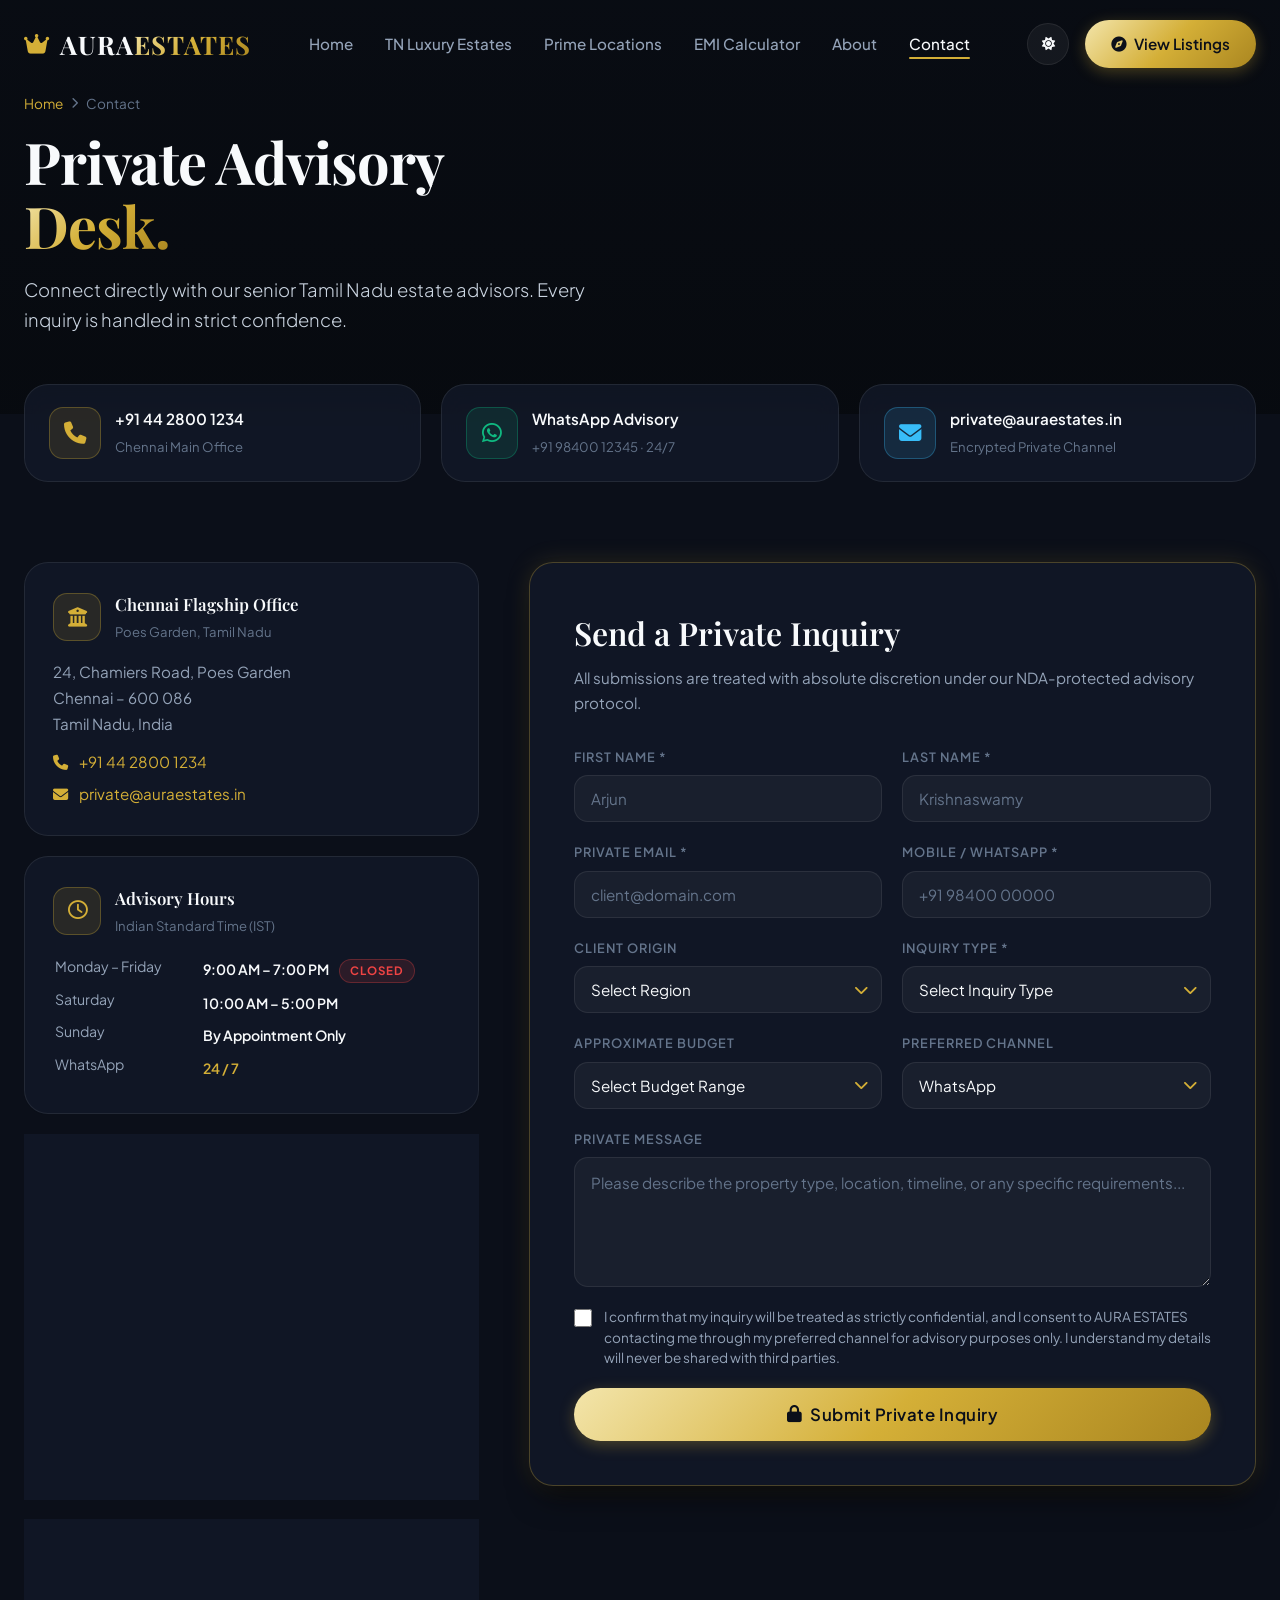
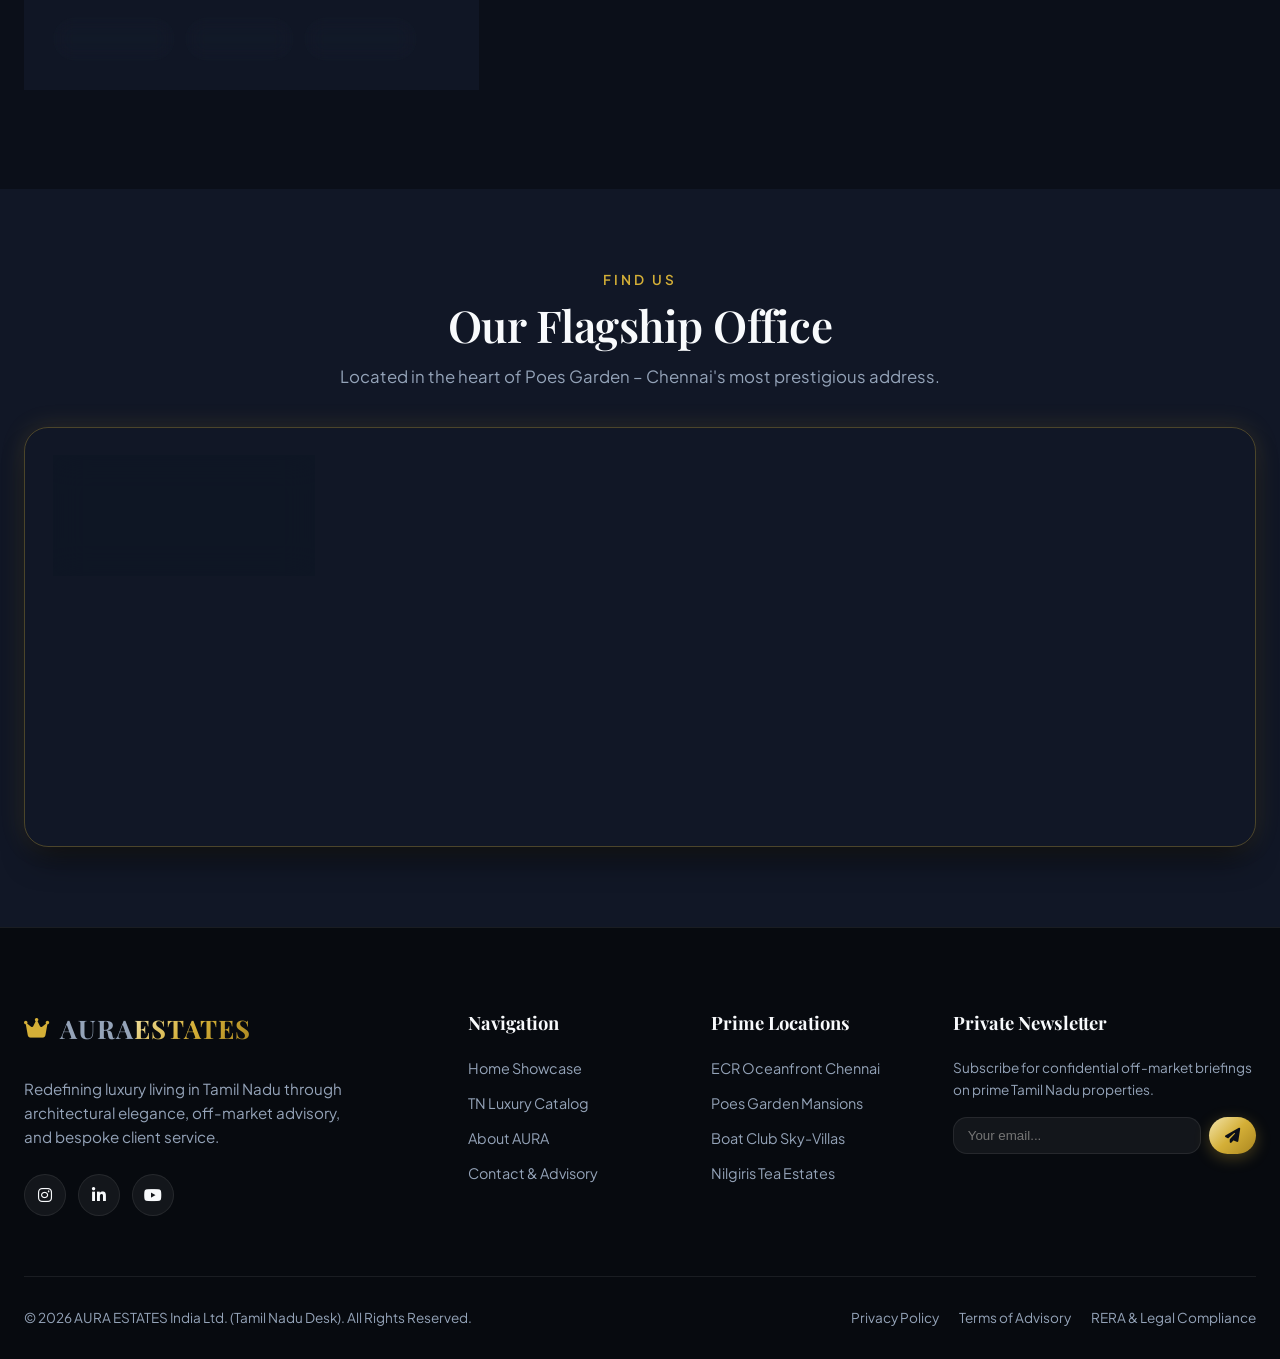
<file: contact.html>
<!DOCTYPE html>
<html lang="en" data-theme="dark">
<head>
  <meta charset="UTF-8">
  <meta name="viewport" content="width=device-width, initial-scale=1.0">
  <title>Contact Us | AURA ESTATES – Private Advisory Desk Tamil Nadu</title>
  <meta name="description" content="Reach AURA ESTATES' private advisory desk for luxury property consultations, site visits, NRI inquiries, and confidential off-market briefings across Tamil Nadu.">

  <!-- FontAwesome Icons -->
  <link rel="stylesheet" href="https://cdnjs.cloudflare.com/ajax/libs/font-awesome/6.5.1/css/all.min.css">
  <!-- Main Stylesheet -->
  <link rel="stylesheet" href="styles.css">

  <style>
    /* ── Contact Page Specific Styles ── */

    /* Page Hero */
    .page-hero {
      position: relative;
      min-height: 46vh;
      display: flex;
      align-items: flex-end;
      padding-bottom: 80px;
      overflow: hidden;
    }
    .page-hero-bg {
      position: absolute;
      inset: 0;
      background-image: url('https://images.unsplash.com/photo-1497366216548-37526070297c?auto=format&fit=crop&w=1800&q=80');
      background-size: cover;
      background-position: center 30%;
      animation: heroPanSlow 20s ease-in-out infinite alternate;
    }
    @keyframes heroPanSlow {
      from { transform: scale(1.04) translateX(0); }
      to   { transform: scale(1.04) translateX(-1%); }
    }
    .page-hero-overlay {
      position: absolute;
      inset: 0;
      background: linear-gradient(180deg, rgba(7,10,15,0.6) 0%, rgba(7,10,15,0.95) 100%);
    }
    .page-hero-content {
      position: relative;
      z-index: 3;
    }
    .breadcrumb {
      display: flex;
      align-items: center;
      gap: 8px;
      font-size: 0.85rem;
      color: var(--text-muted);
      margin-bottom: 16px;
    }
    .breadcrumb a { color: var(--accent-gold); }
    .breadcrumb a:hover { text-decoration: underline; }
    .page-title {
      font-family: var(--font-heading);
      font-size: 3.6rem;
      font-weight: 700;
      line-height: 1.1;
      letter-spacing: -1px;
      margin-bottom: 18px;
    }
    .page-title-sub {
      font-size: 1.15rem;
      color: #cbd5e1;
      max-width: 600px;
      font-weight: 300;
    }

    /* Contact Layout */
    .contact-layout {
      display: grid;
      grid-template-columns: 1fr 1.6fr;
      gap: 50px;
      align-items: start;
    }

    /* Info Sidebar */
    .contact-info-sidebar {
      display: flex;
      flex-direction: column;
      gap: 20px;
    }
    .info-card {
      background: var(--bg-card);
      border: 1px solid var(--border-light);
      border-radius: var(--radius-lg);
      padding: 28px;
      backdrop-filter: blur(12px);
      transition: all var(--transition-normal);
    }
    .info-card:hover {
      border-color: var(--border-gold);
      box-shadow: var(--shadow-gold);
    }
    .info-card-header {
      display: flex;
      align-items: center;
      gap: 14px;
      margin-bottom: 16px;
    }
    .info-icon {
      width: 48px;
      height: 48px;
      border-radius: var(--radius-md);
      background: rgba(212, 175, 55, 0.12);
      border: 1px solid var(--border-gold);
      display: flex;
      align-items: center;
      justify-content: center;
      font-size: 1.2rem;
      color: var(--accent-gold);
      flex-shrink: 0;
    }
    .info-card-header h4 {
      font-family: var(--font-heading);
      font-size: 1.05rem;
      font-weight: 600;
    }
    .info-card-header span {
      font-size: 0.82rem;
      color: var(--text-muted);
    }
    .info-detail {
      font-size: 0.95rem;
      color: var(--text-secondary);
      line-height: 1.7;
    }
    .info-detail a {
      color: var(--accent-gold);
      transition: color var(--transition-fast);
    }
    .info-detail a:hover { color: var(--accent-gold-light); }

    /* Office Hours Card */
    .hours-table {
      width: 100%;
      font-size: 0.88rem;
    }
    .hours-table tr td:first-child {
      color: var(--text-secondary);
      padding-right: 20px;
      padding-bottom: 8px;
    }
    .hours-table tr td:last-child {
      color: var(--text-primary);
      font-weight: 600;
    }
    .badge-open {
      display: inline-block;
      background: rgba(16,185,129,0.15);
      color: #10b981;
      border: 1px solid rgba(16,185,129,0.3);
      border-radius: var(--radius-full);
      font-size: 0.72rem;
      font-weight: 700;
      padding: 2px 10px;
      text-transform: uppercase;
      letter-spacing: 1px;
      margin-left: 8px;
    }

    /* Global Desks */
    .global-desks {
      display: flex;
      flex-direction: column;
      gap: 12px;
    }
    .desk-item {
      display: flex;
      align-items: center;
      gap: 14px;
      padding: 12px;
      background: rgba(255,255,255,0.03);
      border-radius: var(--radius-sm);
      border: 1px solid var(--border-light);
    }
    .desk-flag {
      font-size: 1.5rem;
      line-height: 1;
    }
    .desk-details { flex: 1; }
    .desk-city {
      font-size: 0.9rem;
      font-weight: 600;
      margin-bottom: 2px;
    }
    .desk-contact {
      font-size: 0.8rem;
      color: var(--text-muted);
    }

    /* Contact Form Card */
    .contact-form-card {
      background: var(--bg-card);
      border: 1px solid var(--border-gold);
      border-radius: var(--radius-lg);
      padding: 44px;
      backdrop-filter: blur(12px);
      box-shadow: var(--shadow-lg), var(--shadow-gold);
    }
    .form-header {
      margin-bottom: 32px;
    }
    .form-header h2 {
      font-family: var(--font-heading);
      font-size: 2rem;
      font-weight: 600;
      margin-bottom: 8px;
    }
    .form-header p {
      color: var(--text-secondary);
      font-size: 0.95rem;
    }
    .contact-form {
      display: flex;
      flex-direction: column;
      gap: 20px;
    }
    .form-row {
      display: grid;
      grid-template-columns: 1fr 1fr;
      gap: 20px;
    }
    .form-group {
      display: flex;
      flex-direction: column;
      gap: 8px;
    }
    .form-label {
      font-size: 0.8rem;
      text-transform: uppercase;
      letter-spacing: 1px;
      font-weight: 600;
      color: var(--text-muted);
    }
    .form-input, .form-select, .form-textarea {
      width: 100%;
      padding: 13px 16px;
      background: rgba(255, 255, 255, 0.04);
      border: 1px solid var(--border-light);
      border-radius: var(--radius-md);
      color: var(--text-primary);
      font-size: 0.95rem;
      font-family: inherit;
      outline: none;
      transition: all var(--transition-fast);
    }
    .form-input:focus, .form-select:focus, .form-textarea:focus {
      border-color: var(--accent-gold);
      box-shadow: 0 0 0 3px rgba(212, 175, 55, 0.12);
      background: rgba(255, 255, 255, 0.06);
    }
    .form-select {
      appearance: none;
      cursor: pointer;
    }
    .form-select option {
      background: var(--bg-surface);
      color: var(--text-primary);
    }
    .form-textarea {
      resize: vertical;
      min-height: 130px;
      line-height: 1.6;
    }
    .form-input::placeholder, .form-textarea::placeholder {
      color: var(--text-muted);
    }
    .form-input-wrap {
      position: relative;
    }
    .form-input-wrap i {
      position: absolute;
      right: 14px;
      top: 50%;
      transform: translateY(-50%);
      color: var(--accent-gold);
      font-size: 0.9rem;
      pointer-events: none;
    }
    .form-input-wrap .form-select {
      padding-right: 40px;
    }

    /* Consent Checkbox */
    .form-consent {
      display: flex;
      align-items: flex-start;
      gap: 12px;
    }
    .form-consent input[type="checkbox"] {
      width: 18px;
      height: 18px;
      accent-color: var(--accent-gold);
      margin-top: 2px;
      flex-shrink: 0;
      cursor: pointer;
    }
    .form-consent label {
      font-size: 0.85rem;
      color: var(--text-secondary);
      line-height: 1.5;
    }

    /* Submit Button */
    .submit-btn {
      width: 100%;
      padding: 16px;
      font-size: 1.05rem;
      letter-spacing: 0.5px;
      position: relative;
      overflow: hidden;
    }
    .submit-btn::after {
      content: '';
      position: absolute;
      top: 50%;
      left: 50%;
      width: 0;
      height: 0;
      background: rgba(255,255,255,0.2);
      border-radius: 50%;
      transform: translate(-50%, -50%);
      transition: width 0.4s ease, height 0.4s ease;
    }
    .submit-btn:active::after {
      width: 300px;
      height: 300px;
    }

    /* Success State */
    .form-success {
      display: none;
      text-align: center;
      padding: 40px 20px;
    }
    .success-icon {
      width: 80px;
      height: 80px;
      border-radius: 50%;
      background: rgba(212,175,55,0.12);
      border: 2px solid var(--accent-gold);
      display: flex;
      align-items: center;
      justify-content: center;
      font-size: 2rem;
      color: var(--accent-gold);
      margin: 0 auto 24px;
      animation: scaleIn 0.4s cubic-bezier(0.4, 0, 0.2, 1);
    }
    @keyframes scaleIn {
      from { transform: scale(0.5); opacity: 0; }
      to { transform: scale(1); opacity: 1; }
    }
    .form-success h3 {
      font-family: var(--font-heading);
      font-size: 1.8rem;
      margin-bottom: 12px;
    }
    .form-success p { color: var(--text-secondary); font-size: 1rem; }

    /* Map Section */
    .map-section {
      background: var(--bg-surface);
      padding: 80px 0;
    }
    .map-wrap {
      border-radius: var(--radius-lg);
      overflow: hidden;
      border: 1px solid var(--border-gold);
      box-shadow: var(--shadow-lg), var(--shadow-gold);
      height: 420px;
      position: relative;
    }
    .map-wrap iframe {
      width: 100%;
      height: 100%;
      border: none;
      filter: invert(90%) hue-rotate(180deg) brightness(0.9);
    }
    [data-theme="light"] .map-wrap iframe { filter: none; }
    .map-overlay-card {
      position: absolute;
      top: 28px;
      left: 28px;
      background: var(--bg-glass);
      backdrop-filter: blur(16px);
      border: 1px solid var(--border-gold);
      border-radius: var(--radius-md);
      padding: 20px 24px;
      z-index: 10;
    }
    .map-overlay-card h4 {
      font-family: var(--font-heading);
      font-size: 1.1rem;
      margin-bottom: 6px;
    }
    .map-overlay-card p {
      font-size: 0.85rem;
      color: var(--text-secondary);
    }

    /* Quick Contact Floating Buttons */
    .quick-contact-strip {
      display: grid;
      grid-template-columns: repeat(3, 1fr);
      gap: 20px;
      margin-top: -1px;
    }
    .quick-contact-btn {
      display: flex;
      align-items: center;
      gap: 14px;
      background: var(--bg-card);
      border: 1px solid var(--border-light);
      border-radius: var(--radius-lg);
      padding: 22px 24px;
      text-decoration: none;
      color: var(--text-primary);
      transition: all var(--transition-normal);
      backdrop-filter: blur(12px);
    }
    .quick-contact-btn:hover {
      border-color: var(--border-gold);
      transform: translateY(-4px);
      box-shadow: var(--shadow-lg), var(--shadow-gold);
    }
    .qc-icon {
      width: 52px;
      height: 52px;
      border-radius: var(--radius-md);
      display: flex;
      align-items: center;
      justify-content: center;
      font-size: 1.4rem;
      flex-shrink: 0;
      transition: all var(--transition-fast);
    }
    .qc-icon-gold { background: rgba(212,175,55,0.12); color: var(--accent-gold); border: 1px solid var(--border-gold); }
    .qc-icon-green { background: rgba(16,185,129,0.12); color: #10b981; border: 1px solid rgba(16,185,129,0.3); }
    .qc-icon-blue { background: rgba(56,189,248,0.12); color: #38bdf8; border: 1px solid rgba(56,189,248,0.3); }
    .quick-contact-btn:hover .qc-icon { transform: scale(1.1); }
    .qc-info strong {
      display: block;
      font-size: 0.95rem;
      font-weight: 600;
      margin-bottom: 2px;
    }
    .qc-info span {
      font-size: 0.82rem;
      color: var(--text-muted);
    }

    /* Responsive */
    @media (max-width: 1024px) {
      .contact-layout { grid-template-columns: 1fr; }
      .quick-contact-strip { grid-template-columns: 1fr 1fr; }
      .page-title { font-size: 2.8rem; }
    }
    @media (max-width: 768px) {
      .page-title { font-size: 2.2rem; }
      .form-row { grid-template-columns: 1fr; }
      .contact-form-card { padding: 28px 20px; }
      .quick-contact-strip { grid-template-columns: 1fr; }
    }
  </style>
</head>
<body>

  <!-- Header Navigation -->
  <header class="header scrolled" id="mainHeader">
    <div class="container header-container">
      <a href="index.html" class="brand-logo">
        <i class="fa-solid fa-crown"></i>
        <span>AURA<span class="gold-text">ESTATES</span></span>
      </a>

      <ul class="nav-menu">
        <li><a href="index.html" class="nav-link">Home</a></li>
        <li><a href="index.html#propertiesSection" class="nav-link">TN Luxury Estates</a></li>
        <li><a href="index.html#locationsSection" class="nav-link">Prime Locations</a></li>
        <li><a href="index.html#calculatorSection" class="nav-link">EMI Calculator</a></li>
        <li><a href="about.html" class="nav-link">About</a></li>
        <li><a href="contact.html" class="nav-link active">Contact</a></li>
      </ul>

      <div class="header-actions">
        <button class="btn-icon theme-toggle-btn" id="themeToggleBtn" title="Toggle Theme">
          <i class="fa-solid fa-sun"></i>
        </button>
        <a href="index.html#propertiesSection" class="btn btn-gold">
          <i class="fa-solid fa-compass"></i> View Listings
        </a>
      </div>
    </div>
  </header>

  <!-- Page Hero -->
  <section class="page-hero" id="contactHero">
    <div class="page-hero-bg"></div>
    <div class="page-hero-overlay"></div>
    <div class="container page-hero-content">
      <div class="breadcrumb">
        <a href="index.html">Home</a>
        <i class="fa-solid fa-chevron-right" style="font-size:0.7rem;"></i>
        <span>Contact</span>
      </div>
      <h1 class="page-title">Private Advisory <br><span class="gold-text">Desk.</span></h1>
      <p class="page-title-sub">Connect directly with our senior Tamil Nadu estate advisors. Every inquiry is handled in strict confidence.</p>
    </div>
  </section>

  <!-- Quick Contact Strip -->
  <section style="padding: 0; margin-top: -30px; position: relative; z-index: 2; padding-bottom: 80px;">
    <div class="container">
      <div class="quick-contact-strip">
        <a href="tel:+914428001234" class="quick-contact-btn" id="qcPhone">
          <div class="qc-icon qc-icon-gold"><i class="fa-solid fa-phone"></i></div>
          <div class="qc-info">
            <strong>+91 44 2800 1234</strong>
            <span>Chennai Main Office</span>
          </div>
        </a>
        <a href="https://wa.me/919840012345" target="_blank" class="quick-contact-btn" id="qcWhatsapp">
          <div class="qc-icon qc-icon-green"><i class="fa-brands fa-whatsapp"></i></div>
          <div class="qc-info">
            <strong>WhatsApp Advisory</strong>
            <span>+91 98400 12345 · 24/7</span>
          </div>
        </a>
        <a href="mailto:private@auraestates.in" class="quick-contact-btn" id="qcEmail">
          <div class="qc-icon qc-icon-blue"><i class="fa-solid fa-envelope"></i></div>
          <div class="qc-info">
            <strong>private@auraestates.in</strong>
            <span>Encrypted Private Channel</span>
          </div>
        </a>
      </div>
    </div>
  </section>

  <!-- Contact Main Section -->
  <section class="section-padding" id="contactSection" style="padding-top:0;">
    <div class="container">
      <div class="contact-layout">

        <!-- Sidebar Info -->
        <div class="contact-info-sidebar">

          <!-- Chennai HQ -->
          <div class="info-card">
            <div class="info-card-header">
              <div class="info-icon"><i class="fa-solid fa-building-columns"></i></div>
              <div>
                <h4>Chennai Flagship Office</h4>
                <span>Poes Garden, Tamil Nadu</span>
              </div>
            </div>
            <div class="info-detail">
              <p>24, Chamiers Road, Poes Garden<br>Chennai – 600 086<br>Tamil Nadu, India</p>
              <p style="margin-top:12px;">
                <i class="fa-solid fa-phone" style="color:var(--accent-gold); margin-right:8px;"></i>
                <a href="tel:+914428001234">+91 44 2800 1234</a>
              </p>
              <p style="margin-top:6px;">
                <i class="fa-solid fa-envelope" style="color:var(--accent-gold); margin-right:8px;"></i>
                <a href="mailto:private@auraestates.in">private@auraestates.in</a>
              </p>
            </div>
          </div>

          <!-- Office Hours -->
          <div class="info-card">
            <div class="info-card-header">
              <div class="info-icon"><i class="fa-regular fa-clock"></i></div>
              <div>
                <h4>Advisory Hours</h4>
                <span>Indian Standard Time (IST)</span>
              </div>
            </div>
            <table class="hours-table">
              <tbody>
                <tr>
                  <td>Monday – Friday</td>
                  <td>9:00 AM – 7:00 PM <span class="badge-open" id="statusBadge">Open</span></td>
                </tr>
                <tr>
                  <td>Saturday</td>
                  <td>10:00 AM – 5:00 PM</td>
                </tr>
                <tr>
                  <td>Sunday</td>
                  <td>By Appointment Only</td>
                </tr>
                <tr>
                  <td>WhatsApp</td>
                  <td style="color:var(--accent-gold);">24 / 7</td>
                </tr>
              </tbody>
            </table>
          </div>

          <!-- Global Desks -->
          <div class="info-card">
            <div class="info-card-header">
              <div class="info-icon"><i class="fa-solid fa-globe"></i></div>
              <div>
                <h4>Global NRI Desks</h4>
                <span>International Representative Offices</span>
              </div>
            </div>
            <div class="global-desks">
              <div class="desk-item">
                <span class="desk-flag">🇦🇪</span>
                <div class="desk-details">
                  <div class="desk-city">Dubai, UAE</div>
                  <div class="desk-contact">+971 4 800 2345 · dubai@auraestates.in</div>
                </div>
              </div>
              <div class="desk-item">
                <span class="desk-flag">🇸🇬</span>
                <div class="desk-details">
                  <div class="desk-city">Singapore</div>
                  <div class="desk-contact">+65 6800 4567 · singapore@auraestates.in</div>
                </div>
              </div>
              <div class="desk-item">
                <span class="desk-flag">🇬🇧</span>
                <div class="desk-details">
                  <div class="desk-city">London, UK</div>
                  <div class="desk-contact">+44 20 7800 3456 · london@auraestates.in</div>
                </div>
              </div>
            </div>
          </div>

          <!-- Social Links -->
          <div class="info-card">
            <div class="info-card-header">
              <div class="info-icon"><i class="fa-solid fa-share-nodes"></i></div>
              <div>
                <h4>Follow Our Portfolio</h4>
                <span>Exclusive content &amp; off-market previews</span>
              </div>
            </div>
            <div style="display:flex; gap:10px;">
              <a href="#" class="btn btn-outline" style="padding: 10px 16px; font-size:0.85rem;" id="socialInstagram">
                <i class="fa-brands fa-instagram"></i> Instagram
              </a>
              <a href="#" class="btn btn-outline" style="padding: 10px 16px; font-size:0.85rem;" id="socialLinkedin">
                <i class="fa-brands fa-linkedin-in"></i> LinkedIn
              </a>
              <a href="#" class="btn btn-outline" style="padding: 10px 16px; font-size:0.85rem;" id="socialYoutube">
                <i class="fa-brands fa-youtube"></i> YouTube
              </a>
            </div>
          </div>
        </div>

        <!-- Contact Form -->
        <div class="contact-form-card">
          <div class="form-header">
            <h2>Send a Private Inquiry</h2>
            <p>All submissions are treated with absolute discretion under our NDA-protected advisory protocol.</p>
          </div>

          <form class="contact-form" id="contactForm" novalidate>

            <div class="form-row">
              <div class="form-group">
                <label class="form-label" for="contactFirstName">First Name *</label>
                <input type="text" class="form-input" id="contactFirstName" placeholder="Arjun" required>
              </div>
              <div class="form-group">
                <label class="form-label" for="contactLastName">Last Name *</label>
                <input type="text" class="form-input" id="contactLastName" placeholder="Krishnaswamy" required>
              </div>
            </div>

            <div class="form-row">
              <div class="form-group">
                <label class="form-label" for="contactEmail">Private Email *</label>
                <input type="email" class="form-input" id="contactEmail" placeholder="client@domain.com" required>
              </div>
              <div class="form-group">
                <label class="form-label" for="contactPhone">Mobile / WhatsApp *</label>
                <input type="tel" class="form-input" id="contactPhone" placeholder="+91 98400 00000" required>
              </div>
            </div>

            <div class="form-row">
              <div class="form-group">
                <label class="form-label" for="contactLocation">Client Origin</label>
                <div class="form-input-wrap">
                  <select class="form-select" id="contactLocation" style="padding-right:40px;">
                    <option value="">Select Region</option>
                    <option value="chennai">Chennai, Tamil Nadu</option>
                    <option value="coimbatore">Coimbatore, Tamil Nadu</option>
                    <option value="bangalore">Bengaluru, Karnataka</option>
                    <option value="dubai">Dubai, UAE</option>
                    <option value="singapore">Singapore</option>
                    <option value="london">London, UK</option>
                    <option value="usa">United States</option>
                    <option value="other">Other</option>
                  </select>
                  <i class="fa-solid fa-chevron-down"></i>
                </div>
              </div>
              <div class="form-group">
                <label class="form-label" for="contactInterest">Inquiry Type *</label>
                <div class="form-input-wrap">
                  <select class="form-select" id="contactInterest" required style="padding-right:40px;">
                    <option value="">Select Inquiry Type</option>
                    <option value="buy">Purchase Inquiry</option>
                    <option value="sell">Sell / Evaluate Property</option>
                    <option value="rent">Luxury Rental</option>
                    <option value="nri">NRI Advisory</option>
                    <option value="investment">Investment Portfolio</option>
                    <option value="tour">Schedule Site Visit</option>
                    <option value="valuation">Property Valuation</option>
                    <option value="other">Other</option>
                  </select>
                  <i class="fa-solid fa-chevron-down"></i>
                </div>
              </div>
            </div>

            <div class="form-row">
              <div class="form-group">
                <label class="form-label" for="contactBudget">Approximate Budget</label>
                <div class="form-input-wrap">
                  <select class="form-select" id="contactBudget" style="padding-right:40px;">
                    <option value="">Select Budget Range</option>
                    <option value="5-10cr">₹5 – 10 Crore</option>
                    <option value="10-20cr">₹10 – 20 Crore</option>
                    <option value="20-50cr">₹20 – 50 Crore</option>
                    <option value="50-100cr">₹50 – 100 Crore</option>
                    <option value="100cr+">₹100 Crore+</option>
                    <option value="undisclosed">Prefer Not to Disclose</option>
                  </select>
                  <i class="fa-solid fa-chevron-down"></i>
                </div>
              </div>
              <div class="form-group">
                <label class="form-label" for="contactPreferredContact">Preferred Channel</label>
                <div class="form-input-wrap">
                  <select class="form-select" id="contactPreferredContact" style="padding-right:40px;">
                    <option value="whatsapp">WhatsApp</option>
                    <option value="call">Phone Call</option>
                    <option value="email">Email</option>
                    <option value="office-visit">In-Person Office Visit</option>
                  </select>
                  <i class="fa-solid fa-chevron-down"></i>
                </div>
              </div>
            </div>

            <div class="form-group">
              <label class="form-label" for="contactMessage">Private Message</label>
              <textarea class="form-textarea" id="contactMessage" placeholder="Please describe the property type, location, timeline, or any specific requirements..."></textarea>
            </div>

            <div class="form-consent">
              <input type="checkbox" id="contactConsent" required>
              <label for="contactConsent">I confirm that my inquiry will be treated as strictly confidential, and I consent to AURA ESTATES contacting me through my preferred channel for advisory purposes only. I understand my details will never be shared with third parties.</label>
            </div>

            <button type="submit" class="btn btn-gold submit-btn" id="contactSubmitBtn">
              <i class="fa-solid fa-lock"></i>
              Submit Private Inquiry
            </button>
          </form>

          <!-- Success State -->
          <div class="form-success" id="formSuccessState">
            <div class="success-icon"><i class="fa-solid fa-check"></i></div>
            <h3>Inquiry Received</h3>
            <p>Thank you. A senior AURA ESTATES advisor will reach you through your preferred channel within <strong style="color:var(--accent-gold);">2 business hours</strong>. All correspondence is fully confidential.</p>
            <a href="index.html" class="btn btn-gold" style="margin-top:28px; display:inline-flex;">
              <i class="fa-solid fa-house"></i> Return to Portfolio
            </a>
          </div>
        </div>
      </div>
    </div>
  </section>

  <!-- Map Section -->
  <section class="map-section" id="locationMap">
    <div class="container">
      <div class="section-title-wrap" style="margin-bottom:36px;">
        <span class="section-subtitle">Find Us</span>
        <h2 class="section-title">Our Flagship Office</h2>
        <p class="section-desc">Located in the heart of Poes Garden – Chennai's most prestigious address.</p>
      </div>
      <div class="map-wrap">
        <iframe
          src="https://www.google.com/maps/embed?pb=!1m18!1m12!1m3!1d3886.6!2d80.2415!3d13.0365!2m3!1f0!2f0!3f0!3m2!1i1024!2i768!4f13.1!3m3!1m2!1s0x0%3A0x0!2sPoes+Garden%2C+Chennai%2C+Tamil+Nadu!5e0!3m2!1sen!2sin!4v1"
          allowfullscreen=""
          loading="lazy"
          referrerpolicy="no-referrer-when-downgrade"
          title="AURA ESTATES Chennai Office Location – Poes Garden">
        </iframe>
        <div class="map-overlay-card">
          <h4><i class="fa-solid fa-crown" style="color:var(--accent-gold); margin-right:6px;"></i> AURA ESTATES</h4>
          <p>24, Chamiers Road, Poes Garden<br>Chennai – 600 086</p>
        </div>
      </div>
    </div>
  </section>

  <!-- Footer -->
  <footer class="footer">
    <div class="container">
      <div class="footer-grid">
        <div class="footer-brand">
          <a href="index.html" class="brand-logo" style="margin-bottom: 12px; display: inline-flex;">
            <i class="fa-solid fa-crown"></i>
            <span>AURA<span class="gold-text">ESTATES</span></span>
          </a>
          <p>Redefining luxury living in Tamil Nadu through architectural elegance, off-market advisory, and bespoke client service.</p>
          <div style="display: flex; gap: 12px;">
            <a href="#" class="btn-icon"><i class="fa-brands fa-instagram"></i></a>
            <a href="#" class="btn-icon"><i class="fa-brands fa-linkedin-in"></i></a>
            <a href="#" class="btn-icon"><i class="fa-brands fa-youtube"></i></a>
          </div>
        </div>
        <div>
          <h4 class="footer-title">Navigation</h4>
          <ul class="footer-links">
            <li><a href="index.html">Home Showcase</a></li>
            <li><a href="index.html#propertiesSection">TN Luxury Catalog</a></li>
            <li><a href="about.html">About AURA</a></li>
            <li><a href="contact.html">Contact &amp; Advisory</a></li>
          </ul>
        </div>
        <div>
          <h4 class="footer-title">Prime Locations</h4>
          <ul class="footer-links">
            <li><a href="index.html#propertiesSection">ECR Oceanfront Chennai</a></li>
            <li><a href="index.html#propertiesSection">Poes Garden Mansions</a></li>
            <li><a href="index.html#propertiesSection">Boat Club Sky-Villas</a></li>
            <li><a href="index.html#propertiesSection">Nilgiris Tea Estates</a></li>
          </ul>
        </div>
        <div>
          <h4 class="footer-title">Private Newsletter</h4>
          <p style="font-size: 0.85rem; margin-bottom: 16px;">Subscribe for confidential off-market briefings on prime Tamil Nadu properties.</p>
          <form class="newsletter-form" onsubmit="event.preventDefault(); alert('Thank you for subscribing to AURA Estates TN Briefings.');">
            <input type="email" class="newsletter-input" placeholder="Your email..." required>
            <button type="submit" class="btn btn-gold" style="padding: 10px 16px;"><i class="fa-solid fa-paper-plane"></i></button>
          </form>
        </div>
      </div>
      <div class="footer-bottom">
        <p>&copy; 2026 AURA ESTATES India Ltd. (Tamil Nadu Desk). All Rights Reserved.</p>
        <div style="display: flex; gap: 20px;">
          <a href="#">Privacy Policy</a>
          <a href="#">Terms of Advisory</a>
          <a href="#">RERA &amp; Legal Compliance</a>
        </div>
      </div>
    </div>
  </footer>

  <script>
    // Theme persistence
    (function() {
      const theme = localStorage.getItem('aura_theme') || 'dark';
      document.documentElement.setAttribute('data-theme', theme);
      const btn = document.getElementById('themeToggleBtn');
      if (btn) btn.innerHTML = theme === 'dark' ? '<i class="fa-solid fa-sun"></i>' : '<i class="fa-solid fa-moon"></i>';
    })();

    document.getElementById('themeToggleBtn').addEventListener('click', function() {
      const curr = document.documentElement.getAttribute('data-theme');
      const next = curr === 'dark' ? 'light' : 'dark';
      document.documentElement.setAttribute('data-theme', next);
      localStorage.setItem('aura_theme', next);
      this.innerHTML = next === 'dark' ? '<i class="fa-solid fa-sun"></i>' : '<i class="fa-solid fa-moon"></i>';
    });

    // Header scroll
    window.addEventListener('scroll', function() {
      document.getElementById('mainHeader').classList.toggle('scrolled', window.scrollY > 40);
    });

    // Live open/closed status badge
    (function() {
      const badge = document.getElementById('statusBadge');
      if (!badge) return;
      const now = new Date();
      const day = now.getDay(); // 0=Sun, 6=Sat
      const hour = now.getHours();
      let isOpen = false;
      if (day >= 1 && day <= 5 && hour >= 9 && hour < 19) isOpen = true;
      if (day === 6 && hour >= 10 && hour < 17) isOpen = true;
      if (!isOpen) {
        badge.textContent = 'Closed';
        badge.style.background = 'rgba(239,68,68,0.12)';
        badge.style.color = '#ef4444';
        badge.style.borderColor = 'rgba(239,68,68,0.3)';
      }
    })();

    // Form submission handler
    document.getElementById('contactForm').addEventListener('submit', function(e) {
      e.preventDefault();
      const btn = document.getElementById('contactSubmitBtn');
      const consent = document.getElementById('contactConsent');
      if (!consent.checked) {
        alert('Please confirm the confidentiality consent to submit your inquiry.');
        return;
      }
      // Simulate submission
      btn.innerHTML = '<i class="fa-solid fa-circle-notch fa-spin"></i> Sending...';
      btn.disabled = true;
      setTimeout(() => {
        document.getElementById('contactForm').style.display = 'none';
        document.querySelector('.form-header').style.display = 'none';
        document.getElementById('formSuccessState').style.display = 'block';
      }, 1800);
    });
  </script>
</body>
</html>
</file>
<file: styles.css>
/* ==========================================================================
   AURA ESTATES - LUXURY REAL ESTATE STYLESHEET
   Design System: Obsidian & Champagne Gold Luxury Glassmorphism
   ========================================================================== */

@import url('https://fonts.googleapis.com/css2?family=Playfair+Display:ital,wght@0,400;0,500;0,600;0,700;1,400&family=Plus+Jakarta+Sans:wght@300;400;500;600;700&display=swap');

/* --- CSS Variables & Theme System --- */
:root {
  --bg-dark: #070a0f;
  --bg-primary: #0b0f19;
  --bg-surface: #111726;
  --bg-card: rgba(19, 26, 42, 0.75);
  --bg-card-hover: rgba(26, 36, 58, 0.9);
  --bg-glass: rgba(15, 22, 36, 0.65);
  
  --accent-gold: #d4af37;
  --accent-gold-light: #f3e5ab;
  --accent-gold-dark: #aa8620;
  --accent-gold-gradient: linear-gradient(135deg, #f3e5ab 0%, #d4af37 50%, #aa8620 100%);
  --accent-emerald: #10b981;
  --accent-blue: #38bdf8;
  
  --text-primary: #f8fafc;
  --text-secondary: #94a3b8;
  --text-muted: #64748b;
  
  --border-light: rgba(255, 255, 255, 0.08);
  --border-gold: rgba(212, 175, 55, 0.3);
  --border-gold-glow: rgba(212, 175, 55, 0.6);
  
  --shadow-sm: 0 4px 6px -1px rgba(0, 0, 0, 0.2);
  --shadow-md: 0 10px 15px -3px rgba(0, 0, 0, 0.4);
  --shadow-lg: 0 20px 30px -10px rgba(0, 0, 0, 0.6);
  --shadow-gold: 0 0 25px rgba(212, 175, 55, 0.15);
  
  --font-heading: 'Playfair Display', Georgia, serif;
  --font-body: 'Plus Jakarta Sans', -apple-system, BlinkMacSystemFont, sans-serif;

  --transition-fast: 0.2s cubic-bezier(0.4, 0, 0.2, 1);
  --transition-normal: 0.35s cubic-bezier(0.4, 0, 0.2, 1);
  --radius-sm: 8px;
  --radius-md: 14px;
  --radius-lg: 24px;
  --radius-full: 9999px;
}

[data-theme="light"] {
  --bg-dark: #f1f5f9;
  --bg-primary: #f8fafc;
  --bg-surface: #ffffff;
  --bg-card: rgba(255, 255, 255, 0.85);
  --bg-card-hover: rgba(255, 255, 255, 0.98);
  --bg-glass: rgba(255, 255, 255, 0.8);
  
  --accent-gold: #b8860b;
  --accent-gold-light: #d4af37;
  --accent-gold-dark: #8b6508;
  --accent-gold-gradient: linear-gradient(135deg, #d4af37 0%, #b8860b 100%);
  
  --text-primary: #0f172a;
  --text-secondary: #475569;
  --text-muted: #64748b;
  
  --border-light: rgba(15, 23, 42, 0.08);
  --border-gold: rgba(184, 134, 11, 0.3);
  --border-gold-glow: rgba(184, 134, 11, 0.5);
  
  --shadow-sm: 0 2px 4px rgba(0,0,0,0.05);
  --shadow-md: 0 8px 16px rgba(0,0,0,0.08);
  --shadow-lg: 0 16px 32px rgba(0,0,0,0.12);
  --shadow-gold: 0 0 20px rgba(184, 134, 11, 0.12);
}

/* --- Base & Reset --- */
*, *::before, *::after {
  box-sizing: border-box;
  margin: 0;
  padding: 0;
}

html {
  scroll-behavior: smooth;
  font-size: 16px;
}

body {
  font-family: var(--font-body);
  background-color: var(--bg-primary);
  color: var(--text-primary);
  line-height: 1.6;
  overflow-x: hidden;
  transition: background-color var(--transition-normal), color var(--transition-normal);
}

a {
  color: inherit;
  text-decoration: none;
}

button {
  cursor: pointer;
  border: none;
  background: none;
  font-family: inherit;
}

img {
  max-width: 100%;
  height: auto;
  display: block;
}

/* --- Utilities & Typography --- */
.container {
  width: 100%;
  max-width: 1280px;
  margin: 0 auto;
  padding: 0 24px;
}

.gold-text {
  background: var(--accent-gold-gradient);
  -webkit-background-clip: text;
  -webkit-text-fill-color: transparent;
  display: inline-block;
}

.section-title-wrap {
  text-align: center;
  margin-bottom: 50px;
}

.section-subtitle {
  text-transform: uppercase;
  letter-spacing: 3px;
  font-size: 0.85rem;
  font-weight: 600;
  color: var(--accent-gold);
  margin-bottom: 8px;
  display: block;
}

.section-title {
  font-family: var(--font-heading);
  font-size: 2.75rem;
  font-weight: 600;
  letter-spacing: -0.5px;
  color: var(--text-primary);
  line-height: 1.2;
}

.section-desc {
  max-width: 640px;
  margin: 12px auto 0;
  color: var(--text-secondary);
  font-size: 1.05rem;
}

.btn {
  display: inline-flex;
  align-items: center;
  justify-content: center;
  gap: 8px;
  padding: 12px 26px;
  border-radius: var(--radius-full);
  font-size: 0.95rem;
  font-weight: 600;
  transition: all var(--transition-fast);
}

.btn-gold {
  background: var(--accent-gold-gradient);
  color: #0b0f19;
  box-shadow: 0 4px 15px rgba(212, 175, 55, 0.3);
}

.btn-gold:hover {
  transform: translateY(-2px);
  box-shadow: 0 8px 25px rgba(212, 175, 55, 0.45);
}

.btn-outline {
  border: 1px solid var(--border-gold);
  color: var(--text-primary);
  backdrop-filter: blur(10px);
}

.btn-outline:hover {
  border-color: var(--accent-gold);
  background: rgba(212, 175, 55, 0.1);
  color: var(--accent-gold);
}

.btn-icon {
  width: 42px;
  height: 42px;
  border-radius: var(--radius-full);
  display: flex;
  align-items: center;
  justify-content: center;
  background: rgba(255, 255, 255, 0.05);
  border: 1px solid var(--border-light);
  color: var(--text-primary);
  transition: all var(--transition-fast);
}

.btn-icon:hover {
  background: var(--accent-gold);
  color: #0b0f19;
  border-color: var(--accent-gold);
}

/* --- Header / Navigation --- */
.header {
  position: fixed;
  top: 0;
  left: 0;
  width: 100%;
  z-index: 1000;
  transition: all var(--transition-normal);
  padding: 20px 0;
}

.header.scrolled {
  background: var(--bg-glass);
  backdrop-filter: blur(18px);
  padding: 14px 0;
  border-bottom: 1px solid var(--border-light);
  box-shadow: var(--shadow-md);
}

.header-container {
  display: flex;
  align-items: center;
  justify-content: space-between;
}

.brand-logo {
  display: flex;
  align-items: center;
  gap: 10px;
  font-family: var(--font-heading);
  font-size: 1.6rem;
  font-weight: 700;
  letter-spacing: 1px;
}

.brand-logo i {
  color: var(--accent-gold);
  font-size: 1.4rem;
}

.nav-menu {
  display: flex;
  align-items: center;
  gap: 32px;
  list-style: none;
}

.nav-link {
  font-size: 0.95rem;
  font-weight: 500;
  color: var(--text-secondary);
  transition: color var(--transition-fast);
  position: relative;
}

.nav-link:hover, .nav-link.active {
  color: var(--text-primary);
}

.nav-link.active::after {
  content: '';
  position: absolute;
  bottom: -6px;
  left: 0;
  width: 100%;
  height: 2px;
  background: var(--accent-gold);
  border-radius: 2px;
}

.header-actions {
  display: flex;
  align-items: center;
  gap: 16px;
}

.badge-count {
  position: absolute;
  top: -4px;
  right: -4px;
  background: var(--accent-gold);
  color: #0b0f19;
  font-size: 0.7rem;
  font-weight: 700;
  width: 18px;
  height: 18px;
  border-radius: 50%;
  display: flex;
  align-items: center;
  justify-content: center;
}

.theme-toggle-btn {
  position: relative;
}

/* --- Hero Section --- */
.hero {
  position: relative;
  min-height: 100vh;
  display: flex;
  align-items: center;
  padding: 140px 0 80px;
  overflow: hidden;
}

.hero-bg-slider {
  position: absolute;
  top: 0;
  left: 0;
  width: 100%;
  height: 100%;
  z-index: 1;
}

.hero-slide {
  position: absolute;
  top: 0;
  left: 0;
  width: 100%;
  height: 100%;
  background-size: cover;
  background-position: center;
  opacity: 0;
  transition: opacity 1.2s ease-in-out;
  transform: scale(1.05);
}

.hero-slide.active {
  opacity: 1;
  transform: scale(1);
}

.hero-overlay {
  position: absolute;
  top: 0;
  left: 0;
  width: 100%;
  height: 100%;
  z-index: 2;
  background: linear-gradient(
    180deg,
    rgba(7, 10, 15, 0.7) 0%,
    rgba(7, 10, 15, 0.5) 50%,
    rgba(7, 10, 15, 0.95) 100%
  );
}

.hero-content {
  position: relative;
  z-index: 3;
  width: 100%;
  max-width: 960px;
  margin: 0 auto;
  text-align: center;
}

.hero-badge {
  display: inline-flex;
  align-items: center;
  gap: 8px;
  padding: 8px 18px;
  background: rgba(212, 175, 55, 0.15);
  border: 1px solid var(--border-gold);
  border-radius: var(--radius-full);
  font-size: 0.85rem;
  font-weight: 600;
  color: var(--accent-gold);
  margin-bottom: 24px;
  backdrop-filter: blur(10px);
}

.hero-title {
  font-family: var(--font-heading);
  font-size: 4.2rem;
  font-weight: 700;
  line-height: 1.1;
  margin-bottom: 20px;
  letter-spacing: -1px;
}

.hero-subtitle {
  font-size: 1.25rem;
  color: #cbd5e1;
  max-width: 720px;
  margin: 0 auto 40px;
  font-weight: 300;
}

/* --- Hero Tabbed Search Bar --- */
.search-card {
  background: var(--bg-glass);
  backdrop-filter: blur(20px);
  border: 1px solid var(--border-gold);
  border-radius: var(--radius-lg);
  padding: 24px;
  box-shadow: var(--shadow-lg), var(--shadow-gold);
  text-align: left;
}

.search-tabs {
  display: flex;
  gap: 8px;
  margin-bottom: 20px;
  border-bottom: 1px solid var(--border-light);
  padding-bottom: 12px;
}

.tab-btn {
  padding: 8px 20px;
  border-radius: var(--radius-full);
  font-size: 0.9rem;
  font-weight: 600;
  color: var(--text-secondary);
  transition: all var(--transition-fast);
}

.tab-btn.active {
  background: var(--accent-gold-gradient);
  color: #0b0f19;
}

.search-grid {
  display: grid;
  grid-template-columns: 2fr 1.5fr 1.5fr 1.5fr 1.2fr;
  gap: 16px;
  align-items: center;
}

.search-group {
  display: flex;
  flex-direction: column;
  gap: 6px;
}

.search-label {
  font-size: 0.75rem;
  text-transform: uppercase;
  letter-spacing: 1px;
  font-weight: 600;
  color: var(--text-muted);
}

.search-input-wrap {
  position: relative;
  display: flex;
  align-items: center;
}

.search-input-wrap i {
  position: absolute;
  left: 14px;
  color: var(--accent-gold);
  font-size: 1rem;
}

.search-input, .search-select {
  width: 100%;
  padding: 12px 14px 12px 42px;
  background: rgba(255, 255, 255, 0.05);
  border: 1px solid var(--border-light);
  border-radius: var(--radius-md);
  color: var(--text-primary);
  font-size: 0.95rem;
  font-family: inherit;
  outline: none;
  transition: all var(--transition-fast);
}

.search-select {
  appearance: none;
  cursor: pointer;
}

.search-select option {
  background: var(--bg-surface);
  color: var(--text-primary);
}

.search-input:focus, .search-select:focus {
  border-color: var(--accent-gold);
  box-shadow: 0 0 10px rgba(212, 175, 55, 0.2);
}

.search-btn {
  height: 48px;
  width: 100%;
  font-size: 1rem;
}

/* --- Section Layouts --- */
.section-padding {
  padding: 100px 0;
}

/* --- Filter & Category Bar --- */
.filter-bar {
  display: flex;
  align-items: center;
  justify-content: space-between;
  margin-bottom: 40px;
  flex-wrap: wrap;
  gap: 20px;
}

.category-pills {
  display: flex;
  gap: 10px;
  flex-wrap: wrap;
}

.pill-btn {
  padding: 10px 22px;
  border-radius: var(--radius-full);
  background: var(--bg-surface);
  border: 1px solid var(--border-light);
  color: var(--text-secondary);
  font-size: 0.9rem;
  font-weight: 500;
  transition: all var(--transition-fast);
}

.pill-btn:hover, .pill-btn.active {
  background: rgba(212, 175, 55, 0.15);
  border-color: var(--accent-gold);
  color: var(--accent-gold);
}

.sort-wrap {
  display: flex;
  align-items: center;
  gap: 10px;
}

.sort-label {
  font-size: 0.85rem;
  color: var(--text-muted);
  font-weight: 500;
}

/* --- Property Card Grid --- */
.property-grid {
  display: grid;
  grid-template-columns: repeat(auto-fill, minmax(360px, 1fr));
  gap: 30px;
}

.property-card {
  background: var(--bg-card);
  border: 1px solid var(--border-light);
  border-radius: var(--radius-lg);
  overflow: hidden;
  transition: all var(--transition-normal);
  position: relative;
  backdrop-filter: blur(12px);
  display: flex;
  flex-direction: column;
}

.property-card:hover {
  transform: translateY(-8px);
  border-color: var(--border-gold);
  box-shadow: var(--shadow-lg), var(--shadow-gold);
  background: var(--bg-card-hover);
}

.card-img-wrap {
  position: relative;
  height: 250px;
  overflow: hidden;
}

.card-img {
  width: 100%;
  height: 100%;
  object-fit: cover;
  transition: transform 0.6s ease;
}

.property-card:hover .card-img {
  transform: scale(1.08);
}

.card-badge {
  position: absolute;
  top: 16px;
  left: 16px;
  background: var(--accent-gold-gradient);
  color: #0b0f19;
  font-size: 0.75rem;
  font-weight: 700;
  text-transform: uppercase;
  letter-spacing: 1px;
  padding: 4px 12px;
  border-radius: var(--radius-full);
}

.card-fav-btn {
  position: absolute;
  top: 16px;
  right: 16px;
  width: 38px;
  height: 38px;
  border-radius: 50%;
  background: rgba(11, 15, 25, 0.6);
  backdrop-filter: blur(8px);
  border: 1px solid rgba(255, 255, 255, 0.2);
  color: #fff;
  display: flex;
  align-items: center;
  justify-content: center;
  font-size: 1.1rem;
  transition: all var(--transition-fast);
}

.card-fav-btn:hover, .card-fav-btn.active {
  background: #ef4444;
  color: #fff;
  border-color: #ef4444;
}

.card-price-tag {
  position: absolute;
  bottom: 16px;
  left: 16px;
  background: rgba(7, 10, 15, 0.85);
  backdrop-filter: blur(10px);
  border: 1px solid var(--border-gold);
  padding: 6px 14px;
  border-radius: var(--radius-md);
  font-family: var(--font-heading);
  font-size: 1.25rem;
  font-weight: 700;
  color: var(--accent-gold-light);
}

.card-body {
  padding: 24px;
  display: flex;
  flex-direction: column;
  flex-grow: 1;
}

.card-location {
  font-size: 0.85rem;
  color: var(--accent-gold);
  display: flex;
  align-items: center;
  gap: 6px;
  margin-bottom: 8px;
  font-weight: 500;
}

.card-title {
  font-family: var(--font-heading);
  font-size: 1.35rem;
  font-weight: 600;
  margin-bottom: 12px;
  line-height: 1.3;
}

.card-specs {
  display: flex;
  align-items: center;
  gap: 18px;
  padding: 14px 0;
  border-top: 1px solid var(--border-light);
  border-bottom: 1px solid var(--border-light);
  margin-bottom: 20px;
}

.spec-item {
  display: flex;
  align-items: center;
  gap: 6px;
  font-size: 0.85rem;
  color: var(--text-secondary);
}

.spec-item i {
  color: var(--accent-gold);
}

.card-footer {
  display: flex;
  align-items: center;
  justify-content: space-between;
  margin-top: auto;
}

.card-agent-mini {
  display: flex;
  align-items: center;
  gap: 8px;
  font-size: 0.85rem;
  color: var(--text-muted);
}

.card-agent-mini img {
  width: 32px;
  height: 32px;
  border-radius: 50%;
  object-fit: cover;
}

/* --- Locations Explorer --- */
.location-grid {
  display: grid;
  grid-template-columns: repeat(auto-fit, minmax(280px, 1fr));
  gap: 24px;
}

.location-card {
  position: relative;
  height: 360px;
  border-radius: var(--radius-lg);
  overflow: hidden;
  cursor: pointer;
}

.location-img {
  width: 100%;
  height: 100%;
  object-fit: cover;
  transition: transform 0.6s ease;
}

.location-card:hover .location-img {
  transform: scale(1.1);
}

.location-overlay {
  position: absolute;
  inset: 0;
  background: linear-gradient(180deg, transparent 40%, rgba(7, 10, 15, 0.9) 100%);
  padding: 24px;
  display: flex;
  flex-direction: column;
  justify-content: flex-end;
}

.location-name {
  font-family: var(--font-heading);
  font-size: 1.6rem;
  font-weight: 600;
  margin-bottom: 4px;
}

.location-tagline {
  font-size: 0.85rem;
  color: var(--accent-gold);
  margin-bottom: 10px;
}

.location-meta {
  display: flex;
  justify-content: space-between;
  font-size: 0.85rem;
  color: var(--text-secondary);
  border-top: 1px solid var(--border-light);
  padding-top: 10px;
}

/* --- Interactive Mortgage Calculator --- */
.calculator-section {
  background: linear-gradient(180deg, var(--bg-primary) 0%, var(--bg-surface) 100%);
}

.calc-card {
  background: var(--bg-card);
  border: 1px solid var(--border-gold);
  border-radius: var(--radius-lg);
  padding: 40px;
  box-shadow: var(--shadow-lg), var(--shadow-gold);
  display: grid;
  grid-template-columns: 1fr 1fr;
  gap: 40px;
}

.calc-inputs {
  display: flex;
  flex-direction: column;
  gap: 24px;
}

.calc-range-group {
  display: flex;
  flex-direction: column;
  gap: 8px;
}

.calc-range-header {
  display: flex;
  justify-content: space-between;
  font-size: 0.95rem;
}

.calc-range-header label {
  color: var(--text-secondary);
  font-weight: 500;
}

.calc-val {
  font-weight: 700;
  color: var(--accent-gold);
}

.custom-range {
  width: 100%;
  accent-color: var(--accent-gold);
  cursor: pointer;
  height: 6px;
  border-radius: 3px;
  background: rgba(255, 255, 255, 0.1);
}

.calc-results {
  background: rgba(7, 10, 15, 0.6);
  border: 1px solid var(--border-light);
  border-radius: var(--radius-md);
  padding: 30px;
  display: flex;
  flex-direction: column;
  justify-content: space-between;
}

.monthly-payment-box {
  text-align: center;
  margin-bottom: 24px;
}

.monthly-label {
  font-size: 0.9rem;
  text-transform: uppercase;
  letter-spacing: 1.5px;
  color: var(--text-muted);
}

.monthly-amount {
  font-family: var(--font-heading);
  font-size: 3.2rem;
  font-weight: 700;
  color: var(--accent-gold-light);
  margin: 8px 0;
}

.breakdown-bar {
  height: 12px;
  border-radius: 6px;
  background: #1e293b;
  display: flex;
  overflow: hidden;
  margin-bottom: 20px;
}

.bar-segment {
  height: 100%;
  transition: width 0.4s ease;
}

.bar-principal { background: var(--accent-gold); }
.bar-tax { background: #38bdf8; }
.bar-insurance { background: #10b981; }
.bar-hoa { background: #a855f7; }

.breakdown-legend {
  display: grid;
  grid-template-columns: 1fr 1fr;
  gap: 12px;
}

.legend-item {
  display: flex;
  align-items: center;
  gap: 8px;
  font-size: 0.85rem;
  color: var(--text-secondary);
}

.dot {
  width: 10px;
  height: 10px;
  border-radius: 50%;
}

/* --- Virtual 360 Showcase Section --- */
.virtual-tour-box {
  position: relative;
  border-radius: var(--radius-lg);
  overflow: hidden;
  height: 480px;
  border: 1px solid var(--border-gold);
  box-shadow: var(--shadow-lg);
}

.tour-bg {
  width: 100%;
  height: 100%;
  object-fit: cover;
  filter: brightness(0.7);
}

.tour-overlay-content {
  position: absolute;
  inset: 0;
  display: flex;
  flex-direction: column;
  align-items: center;
  justify-content: center;
  text-align: center;
  padding: 40px;
  background: radial-gradient(circle, rgba(7,10,15,0.4) 0%, rgba(7,10,15,0.85) 100%);
}

.play-360-btn {
  width: 90px;
  height: 90px;
  border-radius: 50%;
  background: var(--accent-gold-gradient);
  color: #0b0f19;
  display: flex;
  align-items: center;
  justify-content: center;
  font-size: 2rem;
  margin-bottom: 24px;
  box-shadow: 0 0 40px rgba(212, 175, 55, 0.6);
  transition: transform 0.3s ease;
  animation: pulseGold 2s infinite;
}

@keyframes pulseGold {
  0% { transform: scale(1); box-shadow: 0 0 0 0 rgba(212, 175, 55, 0.6); }
  70% { transform: scale(1.06); box-shadow: 0 0 0 20px rgba(212, 175, 55, 0); }
  100% { transform: scale(1); box-shadow: 0 0 0 0 rgba(212, 175, 55, 0); }
}

/* --- Agent Cards --- */
.agent-grid {
  display: grid;
  grid-template-columns: repeat(auto-fit, minmax(340px, 1fr));
  gap: 30px;
}

.agent-card {
  background: var(--bg-card);
  border: 1px solid var(--border-light);
  border-radius: var(--radius-lg);
  padding: 30px;
  text-align: center;
  transition: all var(--transition-normal);
}

.agent-card:hover {
  border-color: var(--border-gold);
  transform: translateY(-6px);
}

.agent-avatar {
  width: 120px;
  height: 120px;
  border-radius: 50%;
  object-fit: cover;
  margin: 0 auto 20px;
  border: 3px solid var(--accent-gold);
  box-shadow: var(--shadow-gold);
}

.agent-name {
  font-family: var(--font-heading);
  font-size: 1.5rem;
  font-weight: 600;
  margin-bottom: 4px;
}

.agent-title {
  font-size: 0.85rem;
  color: var(--accent-gold);
  margin-bottom: 16px;
}

.agent-stats {
  display: flex;
  justify-content: space-around;
  padding: 14px 0;
  border-top: 1px solid var(--border-light);
  border-bottom: 1px solid var(--border-light);
  margin-bottom: 20px;
  font-size: 0.85rem;
}

.agent-actions {
  display: flex;
  gap: 10px;
  justify-content: center;
}

/* --- Modals & Drawers --- */
.modal-backdrop {
  position: fixed;
  inset: 0;
  background: rgba(7, 10, 15, 0.85);
  backdrop-filter: blur(12px);
  z-index: 2000;
  display: flex;
  align-items: center;
  justify-content: center;
  opacity: 0;
  visibility: hidden;
  transition: all var(--transition-normal);
  padding: 20px;
}

.modal-backdrop.active {
  opacity: 1;
  visibility: visible;
}

.modal-box {
  background: var(--bg-surface);
  border: 1px solid var(--border-gold);
  border-radius: var(--radius-lg);
  width: 100%;
  max-width: 900px;
  max-height: 90vh;
  overflow-y: auto;
  position: relative;
  padding: 36px;
  box-shadow: var(--shadow-lg), var(--shadow-gold);
  transform: scale(0.95);
  transition: transform var(--transition-normal);
}

.modal-backdrop.active .modal-box {
  transform: scale(1);
}

.modal-close-btn {
  position: absolute;
  top: 20px;
  right: 20px;
  width: 36px;
  height: 36px;
  border-radius: 50%;
  background: rgba(255, 255, 255, 0.05);
  border: 1px solid var(--border-light);
  color: var(--text-primary);
  display: flex;
  align-items: center;
  justify-content: center;
  font-size: 1.2rem;
}

.modal-close-btn:hover {
  background: var(--accent-gold);
  color: #0b0f19;
}

/* Modal Content Styling */
.modal-grid {
  display: grid;
  grid-template-columns: 1fr 1fr;
  gap: 30px;
}

.modal-gallery-main {
  width: 100%;
  height: 320px;
  object-fit: cover;
  border-radius: var(--radius-md);
  margin-bottom: 12px;
}

.modal-thumbs {
  display: flex;
  gap: 8px;
}

.modal-thumb {
  width: 60px;
  height: 60px;
  object-fit: cover;
  border-radius: var(--radius-sm);
  cursor: pointer;
  opacity: 0.6;
  transition: opacity 0.2s ease;
}

.modal-thumb.active {
  opacity: 1;
  border: 2px solid var(--accent-gold);
}

/* Wishlist Drawer */
.drawer-backdrop {
  position: fixed;
  inset: 0;
  background: rgba(7, 10, 15, 0.7);
  backdrop-filter: blur(8px);
  z-index: 2000;
  opacity: 0;
  visibility: hidden;
  transition: all var(--transition-normal);
}

.drawer-backdrop.active {
  opacity: 1;
  visibility: visible;
}

.drawer {
  position: fixed;
  top: 0;
  right: -420px;
  width: 100%;
  max-width: 420px;
  height: 100vh;
  background: var(--bg-surface);
  border-left: 1px solid var(--border-gold);
  z-index: 2001;
  padding: 30px;
  display: flex;
  flex-direction: column;
  transition: right var(--transition-normal);
  box-shadow: var(--shadow-lg);
}

.drawer-backdrop.active .drawer {
  right: 0;
}

.drawer-header {
  display: flex;
  align-items: center;
  justify-content: space-between;
  padding-bottom: 20px;
  border-bottom: 1px solid var(--border-light);
  margin-bottom: 20px;
}

.drawer-body {
  flex-grow: 1;
  overflow-y: auto;
  display: flex;
  flex-direction: column;
  gap: 16px;
}

.wishlist-item {
  display: flex;
  gap: 14px;
  background: var(--bg-card);
  padding: 12px;
  border-radius: var(--radius-md);
  border: 1px solid var(--border-light);
  position: relative;
}

.wishlist-thumb {
  width: 80px;
  height: 70px;
  border-radius: var(--radius-sm);
  object-fit: cover;
}

.wishlist-info {
  display: flex;
  flex-direction: column;
  justify-content: center;
}

.wishlist-title {
  font-size: 0.95rem;
  font-weight: 600;
  margin-bottom: 4px;
}

.wishlist-price {
  color: var(--accent-gold);
  font-weight: 700;
  font-size: 0.9rem;
}

.wishlist-remove {
  position: absolute;
  top: 8px;
  right: 8px;
  color: var(--text-muted);
}

.wishlist-remove:hover {
  color: #ef4444;
}

/* Toast Notifications */
.toast-container {
  position: fixed;
  bottom: 24px;
  right: 24px;
  z-index: 3000;
  display: flex;
  flex-direction: column;
  gap: 10px;
}

.toast {
  background: var(--bg-surface);
  border: 1px solid var(--border-gold);
  color: var(--text-primary);
  padding: 14px 20px;
  border-radius: var(--radius-md);
  box-shadow: var(--shadow-lg), var(--shadow-gold);
  display: flex;
  align-items: center;
  gap: 12px;
  font-size: 0.9rem;
  animation: slideInRight 0.3s ease;
}

@keyframes slideInRight {
  from { transform: translateX(100%); opacity: 0; }
  to { transform: translateX(0); opacity: 1; }
}

/* --- Footer --- */
.footer {
  background: var(--bg-dark);
  border-top: 1px solid var(--border-light);
  padding: 80px 0 30px;
  color: var(--text-secondary);
}

.footer-grid {
  display: grid;
  grid-template-columns: 2fr 1fr 1fr 1.5fr;
  gap: 40px;
  margin-bottom: 60px;
}

.footer-brand p {
  margin: 16px 0 24px;
  font-size: 0.95rem;
  max-width: 320px;
}

.footer-title {
  color: var(--text-primary);
  font-family: var(--font-heading);
  font-size: 1.15rem;
  margin-bottom: 20px;
}

.footer-links {
  list-style: none;
  display: flex;
  flex-direction: column;
  gap: 12px;
  font-size: 0.9rem;
}

.footer-links a:hover {
  color: var(--accent-gold);
}

.newsletter-form {
  display: flex;
  gap: 8px;
}

.newsletter-input {
  flex-grow: 1;
  padding: 10px 14px;
  background: rgba(255, 255, 255, 0.05);
  border: 1px solid var(--border-light);
  border-radius: var(--radius-md);
  color: var(--text-primary);
}

.footer-bottom {
  border-top: 1px solid var(--border-light);
  padding-top: 30px;
  display: flex;
  justify-content: space-between;
  align-items: center;
  font-size: 0.85rem;
}

/* ==========================================================================
   RESPONSIVE SYSTEM — Full Mobile-First Breakpoints
   ========================================================================== */

/* ── Hamburger Menu Button (hidden on desktop) ── */
.nav-hamburger {
  display: none;
  flex-direction: column;
  justify-content: center;
  align-items: center;
  gap: 5px;
  width: 42px;
  height: 42px;
  border-radius: var(--radius-full);
  background: rgba(255,255,255,0.05);
  border: 1px solid var(--border-light);
  cursor: pointer;
  z-index: 1100;
  transition: all var(--transition-fast);
}
.nav-hamburger span {
  display: block;
  width: 20px;
  height: 2px;
  background: var(--text-primary);
  border-radius: 2px;
  transition: all var(--transition-fast);
}
.nav-hamburger.open span:nth-child(1) { transform: translateY(7px) rotate(45deg); }
.nav-hamburger.open span:nth-child(2) { opacity: 0; transform: scaleX(0); }
.nav-hamburger.open span:nth-child(3) { transform: translateY(-7px) rotate(-45deg); }

/* ── Mobile Nav Overlay ── */
.mobile-nav-overlay {
  display: none;
  position: fixed;
  inset: 0;
  background: rgba(7,10,15,0.97);
  backdrop-filter: blur(20px);
  z-index: 1050;
  flex-direction: column;
  align-items: center;
  justify-content: center;
  gap: 10px;
  opacity: 0;
  transition: opacity var(--transition-normal);
}
.mobile-nav-overlay.open {
  display: flex;
  opacity: 1;
}
.mobile-nav-overlay .mobile-nav-link {
  font-family: var(--font-heading);
  font-size: 2rem;
  font-weight: 600;
  color: var(--text-secondary);
  padding: 12px 0;
  transition: color var(--transition-fast);
  text-align: center;
  border: none;
  background: none;
  cursor: pointer;
}
.mobile-nav-overlay .mobile-nav-link:hover,
.mobile-nav-overlay .mobile-nav-link.active {
  color: var(--accent-gold);
}
.mobile-nav-close {
  position: absolute;
  top: 24px;
  right: 24px;
  width: 42px;
  height: 42px;
  border-radius: 50%;
  background: rgba(255,255,255,0.07);
  border: 1px solid var(--border-light);
  color: var(--text-primary);
  font-size: 1.3rem;
  display: flex;
  align-items: center;
  justify-content: center;
  cursor: pointer;
  transition: all var(--transition-fast);
}
.mobile-nav-close:hover { background: var(--accent-gold); color: #0b0f19; }

/* ── Tablet: 1024px ── */
@media (max-width: 1024px) {
  .hero-title { font-size: 3rem; }
  .section-title { font-size: 2.2rem; }
  .section-padding { padding: 80px 0; }

  /* Search */
  .search-grid { grid-template-columns: 1fr 1fr; }

  /* Calculator — stack to single column */
  .calc-card {
    grid-template-columns: 1fr;
    padding: 28px;
    gap: 28px;
  }
  .monthly-amount { font-size: 2.6rem; }

  /* Filter bar */
  .filter-bar { flex-direction: column; align-items: flex-start; }

  /* Location grid */
  .location-grid { grid-template-columns: repeat(2, 1fr); }
  .location-card { height: 300px; }

  /* Agent grid */
  .agent-grid { grid-template-columns: repeat(2, 1fr); }

  /* Footer */
  .footer-grid { grid-template-columns: 1fr 1fr; gap: 30px; }
  .footer-brand { grid-column: 1 / -1; }

  /* Modal */
  .modal-box { padding: 28px; }
}

/* ── Mobile: 768px ── */
@media (max-width: 768px) {

  /* ── Header ── */
  .nav-menu { display: none; }
  .nav-hamburger { display: flex; }
  .header-actions .btn-gold { display: none; }
  .header { padding: 14px 0; }
  .header.scrolled { padding: 12px 0; }

  /* ── Hero ── */
  .hero { padding: 120px 0 60px; min-height: auto; }
  .hero-title { font-size: 2.2rem; letter-spacing: -0.5px; }
  .hero-subtitle { font-size: 1rem; }
  .hero-badge { font-size: 0.75rem; padding: 6px 14px; }
  .section-padding { padding: 60px 0; }
  .section-title { font-size: 1.9rem; }

  /* ── Hero Search Card ── */
  .search-card { padding: 18px; }
  .search-grid { grid-template-columns: 1fr; gap: 12px; }
  .search-tabs { flex-wrap: wrap; }
  .tab-btn { font-size: 0.85rem; padding: 7px 16px; }

  /* ── Filter Bar ── */
  .filter-bar {
    flex-direction: column;
    align-items: stretch;
    gap: 14px;
  }
  .filter-controls-row {
    display: flex;
    flex-wrap: wrap;
    gap: 12px;
    width: 100%;
  }
  .sort-wrap { flex-wrap: wrap; gap: 8px; }
  .category-pills { gap: 8px; }
  .pill-btn { font-size: 0.82rem; padding: 8px 14px; }
  #priceRangeSlider { width: 100% !important; min-width: 120px; }

  /* ── Property Grid ── */
  .property-grid { grid-template-columns: 1fr; gap: 20px; }
  .card-img-wrap { height: 220px; }

  /* ── Calculator ── */
  .calculator-section { padding: 60px 0; }
  .calc-card {
    grid-template-columns: 1fr;
    padding: 20px 16px;
    gap: 24px;
  }
  .calc-inputs { gap: 20px; }
  .calc-range-header { font-size: 0.88rem; }
  .calc-results { padding: 20px 16px; }
  .monthly-amount { font-size: 2.2rem; }
  .monthly-label { font-size: 0.82rem; }
  .breakdown-legend {
    grid-template-columns: 1fr;
    gap: 10px;
  }
  .legend-item { font-size: 0.82rem; }

  /* ── Location Grid ── */
  .location-grid { grid-template-columns: 1fr; }
  .location-card { height: 260px; }

  /* ── 360 Virtual Tour ── */
  .virtual-tour-box { height: 340px; }
  .virtual-tour-box h2 { font-size: 1.6rem !important; }
  .play-360-btn { width: 70px; height: 70px; font-size: 1.5rem; }

  /* ── Advisory / Agents ── */
  .agent-grid { grid-template-columns: 1fr; }

  /* ── Testimonials ── */
  #testimonialsGrid { grid-template-columns: 1fr !important; }

  /* ── Footer ── */
  .footer { padding: 60px 0 24px; }
  .footer-grid { grid-template-columns: 1fr; gap: 32px; }
  .footer-brand p { max-width: 100%; }
  .footer-bottom {
    flex-direction: column;
    gap: 16px;
    text-align: center;
  }
  .footer-bottom div { flex-wrap: wrap; justify-content: center; gap: 12px; }

  /* ── Modals ── */
  .modal-backdrop { padding: 12px; align-items: flex-end; }
  .modal-box {
    max-width: 100%;
    max-height: 92vh;
    padding: 22px 18px;
    border-radius: var(--radius-md) var(--radius-md) 0 0;
  }
  .modal-grid { grid-template-columns: 1fr; }
  .modal-gallery-main { height: 220px; }

  /* Schedule Tour modal */
  #scheduleTourModal .modal-box > form > div[style*="grid-template-columns: 1fr 1fr"] {
    display: flex !important;
    flex-direction: column !important;
  }

  /* ── Wishlist Drawer ── */
  .drawer { max-width: 100%; right: -100%; }

  /* ── Toast ── */
  .toast-container { bottom: 16px; right: 12px; left: 12px; }
  .toast { font-size: 0.85rem; }
}

/* ── Small Mobile: 480px ── */
@media (max-width: 480px) {
  .container { padding: 0 16px; }
  .hero-title { font-size: 1.85rem; }
  .hero-subtitle { font-size: 0.9rem; }

  .search-card { padding: 14px; border-radius: var(--radius-md); }
  .section-title { font-size: 1.65rem; }
  .section-desc { font-size: 0.9rem; }

  /* Calculator on very small screens */
  .calc-card { padding: 16px 12px; }
  .monthly-amount { font-size: 1.9rem; }
  .calc-range-header label { font-size: 0.82rem; }
  .calc-val { font-size: 0.9rem; }

  /* Brand logo */
  .brand-logo { font-size: 1.3rem; }
  .brand-logo i { font-size: 1.1rem; }

  /* Pill buttons */
  .pill-btn { font-size: 0.78rem; padding: 7px 12px; }

  /* Property card */
  .card-price-tag { font-size: 1.05rem; }
  .card-title { font-size: 1.15rem; }

  /* Virtual tour */
  .virtual-tour-box { height: 280px; }
  .tour-overlay-content { padding: 20px; }
  .virtual-tour-box h2 { font-size: 1.3rem !important; }
  .virtual-tour-box p { font-size: 0.85rem !important; }

  /* Footer */
  .newsletter-form { flex-direction: column; }
  .newsletter-input { width: 100%; }
  .footer-bottom div { flex-direction: column; align-items: center; gap: 8px; }
}
</file>
